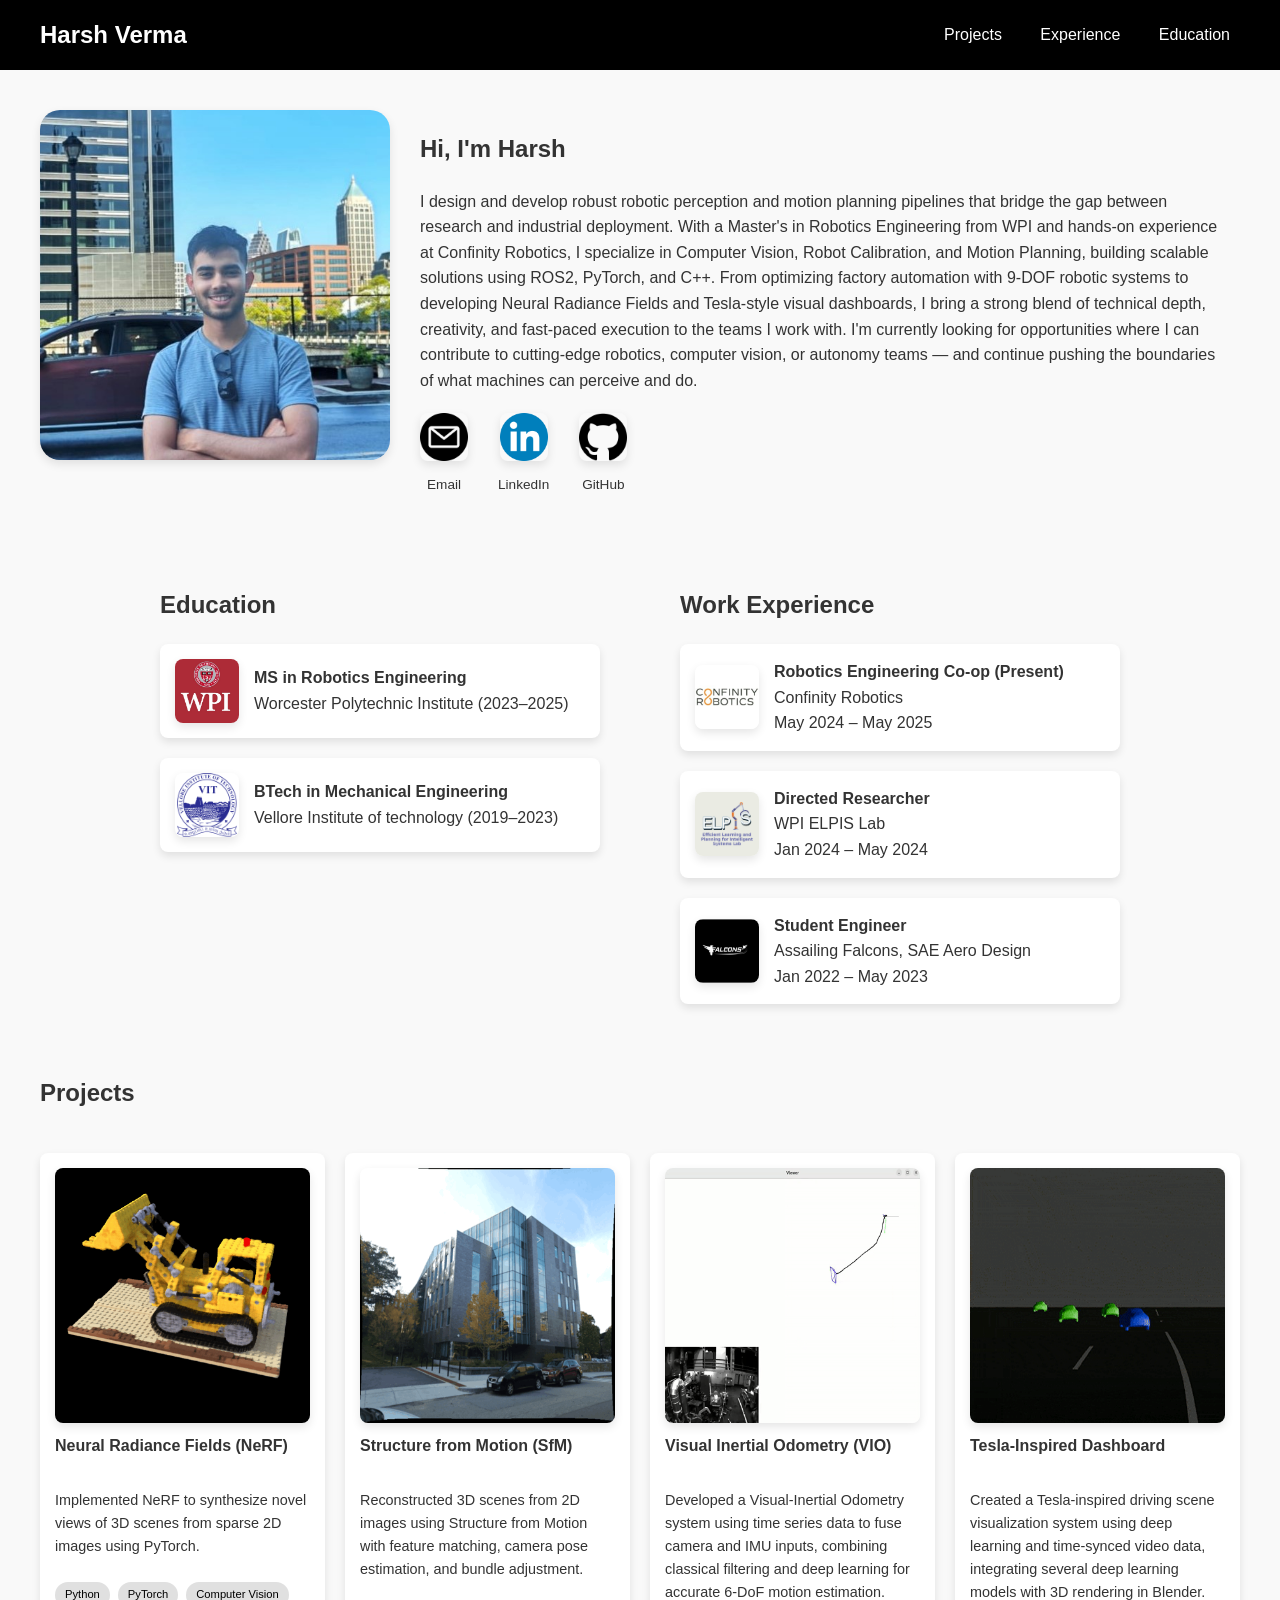
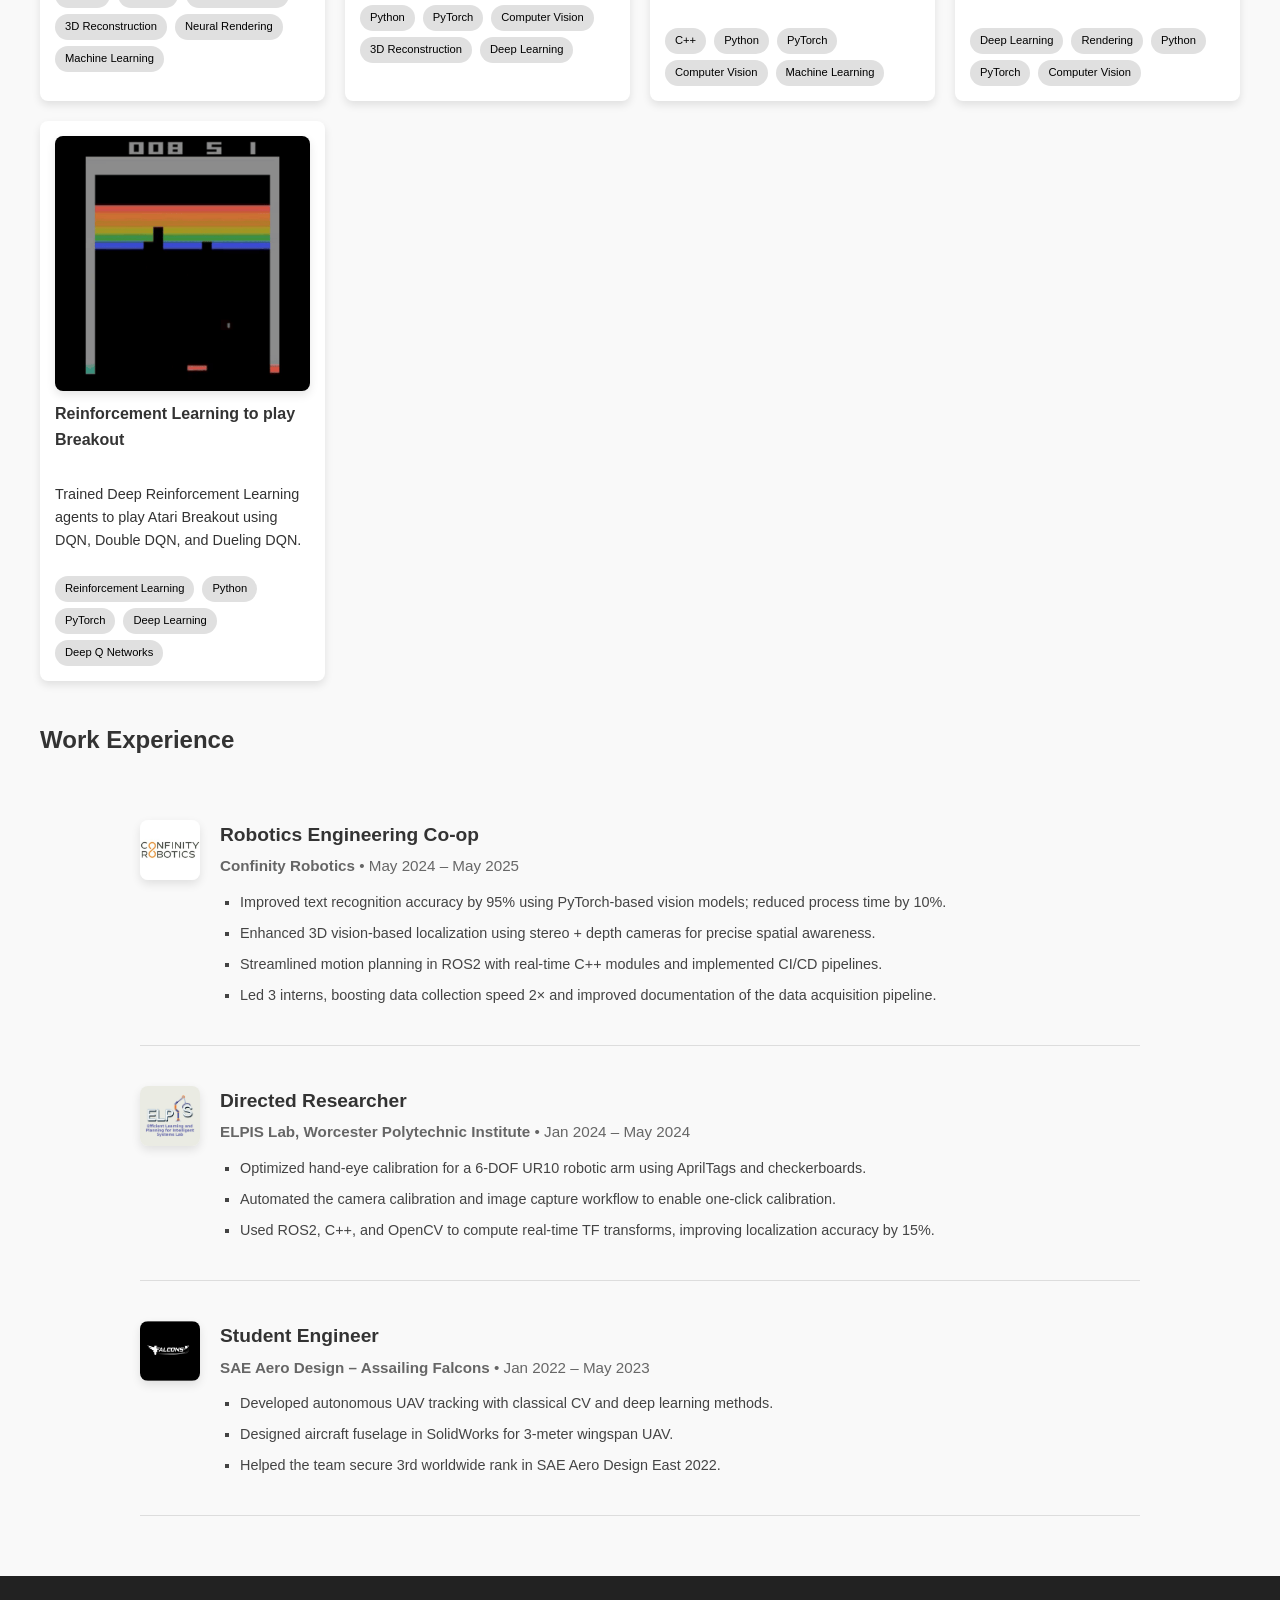
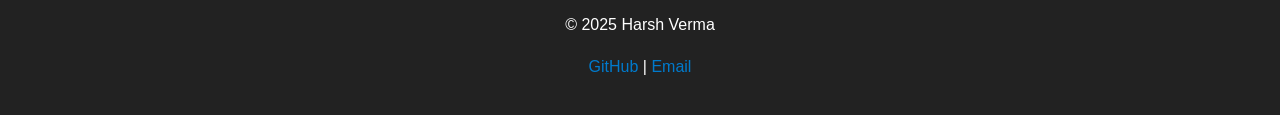
<file: index.html>
<!DOCTYPE html>
<html lang="en">
<head>
  <meta charset="UTF-8" />
  <meta name="viewport" content="width=device-width, initial-scale=1.0" />
  <title>Harsh Verma | Robotics Engineer</title>
  <link rel="stylesheet" href="style.css" />
  <style>
    .container {
      display: flex;
      justify-content: space-between;
      max-width: 1200px;
      margin: 40px auto;
      padding: 0 20px;
      gap: 20px;
    }

    .profile-photo {
      flex: 0 0 350px;
    }

    .profile-photo img {
      width: 100%;
      height: 350px;
      object-fit: contain;
      border-radius: 20px;
    }

    .intro-block {
      flex: 1;
      padding: 0 10px;
    }

    .contact-icons {
      margin-top: 20px;
      display: flex;
      gap: 30px;
      align-items: center;
    }

    .contact-icons a {
      text-align: center;
      text-decoration: none;
      color: inherit;
      font-size: 0.85rem;
      font-weight: 500;
    }

    .contact-icons a img {
      height: 48px;
      width: 48px;
      margin-bottom: 6px;
    }


    .dual-section {
      display: flex;
      justify-content: space-around;
      max-width: 1000px;
      margin: 40px auto;
      padding: 0 20px;
      gap: 40px;
    }

    .dual-section .section-block {
      flex: 1;
      max-width: 480px;
    }

    .card-preview-grid {
      display: flex;
      flex-direction: column;
      gap: 20px;
    }

    .card-preview {
      background-color: #fff;
      border-radius: 8px;
      box-shadow: 0 4px 8px rgba(0,0,0,0.1);
      padding: 15px;
      transition: transform 0.2s;
      text-decoration: none;
      color: inherit;
      display: flex;
      align-items: center;
      gap: 15px;
    }

    .card-preview img {
      height: 64px;
      width: 64px;
      object-fit: contain;
      border-radius: 8px;
    }


    .card-preview:hover {
      transform: scale(1.03);
    }

    .project-grid {
      display: grid;
      grid-template-columns: repeat(4, 1fr);
      gap: 20px;
      max-width: 1200px;
      margin: 40px auto;
      padding: 0 20px;
    }

    .project-card {
      background-color: #fff;
      padding: 15px;
      border-radius: 8px;
      box-shadow: 0 4px 8px rgba(0,0,0,0.1);
      transition: transform 0.25s ease;
      text-decoration: none;
      color: inherit;
      display: flex;
      flex-direction: column;
      align-items: flex-start;
      font-size: 0.9rem;
    }

    .project-card:hover {
      transform: scale(1.06);
    }

    .project-card img {
      width: 100%;
      aspect-ratio: 1 / 1;
      object-fit: fill;
      border-radius: 8px;
    }

    .project-card h3 {
      margin-top: 10px;
      font-size: 1rem;
    }

    .project-card a {
      text-decoration: none;
      color: inherit;
    }

    .project-card a h3 {
      color: #0366d6;
    }

    .skills-list {
      display: flex;
      flex-wrap: wrap;
      gap: 6px 8px;
      margin-top: 10px;
    }

    .skill-badge {
      background-color: #e0e0e0;
      color: #000;
      padding: 4px 10px;
      border-radius: 9999px;
      font-size: 0.7rem;
      font-weight: 500;
    }

    .experience-section {
      max-width: 1000px;
      margin: 60px auto;
      padding: 0 20px;
    }

    .experience-entry {
      display: flex;
      align-items: flex-start;
      gap: 20px;
      margin-bottom: 40px;
      border-bottom: 1px solid #ddd;
      padding-bottom: 30px;
    }

    .experience-entry img {
      width: 60px;
      height: 60px;
      object-fit: contain;
      border-radius: 8px;
    }

    .experience-entry h3 {
      margin: 0;
      font-size: 1.2rem;
      color: #333;
    }

    .experience-entry p {
      margin: 4px 0 12px;
      font-size: 0.95rem;
      color: #666;
    }

    .experience-entry ul {
      margin: 0;
      padding-left: 20px;
      font-size: 0.9rem;
      color: #444;
    }

    .experience-entry ul li {
      margin-bottom: 8px;
    }
 
    .top-header {
      background-color: #000;
      color: white;
      display: flex;
      justify-content: space-between;
      align-items: center;
      padding: 16px 40px;
    }

    .site-title {
      margin: 0;
      font-size: 1.5rem;
      color: white;
    }

    .nav-links a {
      margin-left: 24px;
      color: white;
      text-decoration: none;
      font-weight: 500;
      font-size: 1rem;
      transition: color 0.2s;
    }

    .nav-links a:hover {
      color: #aaa;
    }
  </style>
</head>
<body>
  <header class="top-header">
    <h1 class="site-title">Harsh Verma</h1>
    <nav class="nav-links">
      <a href="#projects">Projects</a>
      <a href="#experience-details">Experience</a>
      <a href="#education-details">Education</a>
    </nav>
  </header>

  <!-- Top Layout -->
  <div class="container">
    <div class="profile-photo">
      <img src="page_images/profile.jpeg" alt="Harsh Verma">
    </div>
    <div class="intro-block">
      <h2>Hi, I'm Harsh</h2>
      <p>
        I design and develop robust robotic perception and motion planning pipelines that bridge the gap between research and industrial deployment. With a Master's in Robotics Engineering from WPI and hands-on experience at Confinity Robotics, I specialize in Computer Vision, Robot Calibration, and Motion Planning, building scalable solutions using ROS2, PyTorch, and C++.

        From optimizing factory automation with 9-DOF robotic systems to developing Neural Radiance Fields and Tesla-style visual dashboards, I bring a strong blend of technical depth, creativity, and fast-paced execution to the teams I work with.

        I'm currently looking for opportunities where I can contribute to cutting-edge robotics, computer vision, or autonomy teams — and continue pushing the boundaries of what machines can perceive and do.
      </p>
      <div class="contact-icons">
        <a href="mailto:harshverma.ro@gmail.com">
          <img src="icons/email_icon.png" alt="Email">
          <div>Email</div>
        </a>
        <a href="https://www.linkedin.com/in/harsh-v01/" target="_blank">
          <img src="icons/linkedin.png" alt="LinkedIn">
          <div>LinkedIn</div>
        </a>
        <a href="https://github.com/harshv01" target="_blank">
          <img src="icons/github.png" alt="GitHub">
          <div>GitHub</div>
        </a>
      </div>
      
    </div>
  </div>

  <!-- Dual Section: Education and Work Experience Side-by-Side -->
  <div class="dual-section">
    <section class="section-block">
      <h2>Education</h2>
      <div class="card-preview-grid">
        <a class="card-preview" href="#education-details">
          <img src="page_images/wpi_logo.jpg" alt="WPI logo">
          <div>
            <strong>MS in Robotics Engineering</strong><br />Worcester Polytechnic Institute (2023–2025)
          </div>
        </a>
        <a class="card-preview" href="#education-details">
          <img src="page_images/vit_logo.png" alt="VIT logo">
          <div>
            <strong>BTech in Mechanical Engineering</strong><br />Vellore Institute of technology (2019–2023)
          </div>
        </a>
      </div>
    </section>

    <section class="section-block">
      <h2>Work Experience</h2>
      <div class="card-preview-grid">

        <a class="card-preview" href="#confinity">
          <img src="page_images/confinity_robotics_logo.jfif" alt="Confinity logo">
          <div>
            <strong>Robotics Engineering Co-op (Present)</strong><br />
            Confinity Robotics<br />
            <span class="experience-dates">May 2024 – May 2025</span>
          </div>
        </a>
        
        <a class="card-preview" href="#elpis">
          <img src="icons/elpis_logo.jpg" alt="ELPIS logo">
          <div>
            <strong>Directed Researcher</strong><br />
            WPI ELPIS Lab<br />
            <span class="experience-dates">Jan 2024 – May 2024</span>
          </div>
        </a>
        
        <a class="card-preview" href="#falcons">
          <img src="icons/falcons_logo.jfif" alt="SAE Falcons logo">
          <div>
            <strong>Student Engineer</strong><br />
            Assailing Falcons, SAE Aero Design<br />
            <span class="experience-dates">Jan 2022 – May 2023</span>
          </div>
        </a>
        
      </div>
    </section>
  </div>


  <!-- Projects Section -->
  <h2 style="max-width: 1200px; margin: 40px auto 20px; padding: 0 20px;" id="projects">Projects</h2>
  <section class="project-grid">
    <a class="project-card" href="projects/nerf/nerf.html">
      <img src="/projects/nerf/images/nerf_main.gif" alt="NeRF project GIF">
      <h3>Neural Radiance Fields (NeRF)</h3>
      <p>Implemented NeRF to synthesize novel views of 3D scenes from sparse 2D images using PyTorch.</p>
      <div class="skills-list">
        <div class="skill-badge">Python</div>
        <div class="skill-badge">PyTorch</div>
        <div class="skill-badge">Computer Vision</div>
        <div class="skill-badge">3D Reconstruction</div>
        <div class="skill-badge">Neural Rendering</div>
        <div class="skill-badge">Machine Learning</div>
      </div>
    </a>

    <a class="project-card" href="projects/sfm/sfm.html">
      <img src="/projects/sfm/images/sfm_main.gif" alt="Structure from Motion GIF">
      <h3>Structure from Motion (SfM)</h3>
      <p>Reconstructed 3D scenes from 2D images using Structure from Motion with feature matching, camera pose estimation, and bundle adjustment.</p>
      <div class="skills-list">
        <div class="skill-badge">Python</div>
        <div class="skill-badge">PyTorch</div>
        <div class="skill-badge">Computer Vision</div>
        <div class="skill-badge">3D Reconstruction</div>
        <div class="skill-badge">Deep Learning</div>
      </div>
    </a>

    <a class="project-card" href="projects/vio/vio.html">
      <img src="/projects/vio/images/vio_main.gif" alt="VIO GIF">
      <h3>Visual Inertial Odometry (VIO)</h3>
      <p>Developed a Visual-Inertial Odometry system using time series data to fuse camera and IMU inputs, combining classical filtering and deep learning for accurate 6-DoF motion estimation.</p>
      <div class="skills-list">
        <div class="skill-badge">C++</div>
        <div class="skill-badge">Python</div>
        <div class="skill-badge">PyTorch</div>
        <div class="skill-badge">Computer Vision</div>
        <div class="skill-badge">Machine Learning</div>
      </div>
    </a>

    <a class="project-card" href="projects/einstein/einstein.html">
      <img src="/projects/einstein/images/einstein_main.gif" alt="Einstein Vision GIF">
      <h3>Tesla-Inspired Dashboard</h3>
      <p>Created a Tesla-inspired driving scene visualization system using deep learning and time-synced video data, integrating several deep learning models with 3D rendering in Blender.</p>
      <div class="skills-list">
        <div class="skill-badge">Deep Learning</div>
        <div class="skill-badge">Rendering</div>
        <div class="skill-badge">Python</div>
        <div class="skill-badge">PyTorch</div>
        <div class="skill-badge">Computer Vision</div>
      </div>
    </a>

    <a class="project-card" href="projects/atari/atari.html">
      <img src="/projects/atari/images/atari_main.gif" alt="Atari GIF">
      <h3>Reinforcement Learning to play Breakout</h3>
      <p>Trained Deep Reinforcement Learning agents to play Atari Breakout using DQN, Double DQN, and Dueling DQN.</p>
      <div class="skills-list">
        <div class="skill-badge">Reinforcement Learning</div>
        <div class="skill-badge">Python</div>
        <div class="skill-badge">PyTorch</div>
        <div class="skill-badge">Deep Learning</div>
        <div class="skill-badge">Deep Q Networks</div>
      </div>
    </a>

  </section>

  <!-- Work Experience Section -->
  <h2 style="max-width: 1200px; margin: 40px auto 20px; padding: 0 20px;" id="experience-details">Work Experience</h2>
  <section class="experience-section" >
    <!-- <h2>Work Experience</h2> -->
  
    <div class="experience-entry" id="confinity">
      <img src="page_images/confinity_robotics_logo.jfif" alt="Confinity Robotics" />
      <div>
        <h3>Robotics Engineering Co-op</h3>
        <p><strong>Confinity Robotics</strong> • May 2024 – May 2025</p>
        <ul>
          <li>Improved text recognition accuracy by 95% using PyTorch-based vision models; reduced process time by 10%.</li>
          <li>Enhanced 3D vision-based localization using stereo + depth cameras for precise spatial awareness.</li>
          <li>Streamlined motion planning in ROS2 with real-time C++ modules and implemented CI/CD pipelines.</li>
          <li>Led 3 interns, boosting data collection speed 2× and improved documentation of the data acquisition pipeline.</li>
        </ul>
      </div>
    </div>
  
    <div class="experience-entry" id="elpis">
      <img src="icons/elpis_logo.jpg" alt="ELPIS Lab" />
      <div>
        <h3>Directed Researcher</h3>
        <p><strong>ELPIS Lab, Worcester Polytechnic Institute</strong> • Jan 2024 – May 2024</p>
        <ul>
          <li>Optimized hand-eye calibration for a 6-DOF UR10 robotic arm using AprilTags and checkerboards.</li>
          <li>Automated the camera calibration and image capture workflow to enable one-click calibration.</li>
          <li>Used ROS2, C++, and OpenCV to compute real-time TF transforms, improving localization accuracy by 15%.</li>
        </ul>
      </div>
    </div>
  
    <div class="experience-entry" id="falcons">
      <img src="icons/falcons_logo.jfif" alt="SAE Falcons" />
      <div>
        <h3>Student Engineer</h3>
        <p><strong>SAE Aero Design – Assailing Falcons</strong> • Jan 2022 – May 2023</p>
        <ul>
          <li>Developed autonomous UAV tracking with classical CV and deep learning methods.</li>
          <li>Designed aircraft fuselage in SolidWorks for 3-meter wingspan UAV.</li>
          <li>Helped the team secure 3rd worldwide rank in SAE Aero Design East 2022.</li>
        </ul>
      </div>
    </div>
  </section>
  

  <!-- Education Detail Section -->
  <section class="education-section-detail" id="education-details">
    <!-- <h2>Education</h2> -->
    <!-- Add detailed education content here -->
  </section>

  <footer>
    <p>© 2025 Harsh Verma</p>
    <p><a href="https://github.com/harshv01">GitHub</a> | <a href="mailto:your@email.com">Email</a></p>
  </footer>
</body>
</html>
</file>
<file: style.css>
/* style.css */

body {
    font-family: Arial, sans-serif;
    line-height: 1.6;
    margin: 0;
    padding: 0;
    background-color: #f9f9f9;
    color: #333;
  }
  
  header, footer {
    background-color: #222;
    color: #fff;
    padding: 20px 10px;
    text-align: center;
  }
  
  nav a {
    color: #fff;
    margin: 0 10px;
    text-decoration: none;
  }
  
  section {
    max-width: 900px;
    margin: 30px auto;
    padding: 0 20px;
  }
  
  h1, h2 {
    color: #333;
  }
  
  ul {
    list-style: square;
    padding-left: 20px;
  }
  
  img {
    border-radius: 8px;
    box-shadow: 0 4px 10px rgba(0, 0, 0, 0.1);
  }
  
  a {
    color: #007acc;
    text-decoration: none;
  }
  
  a:hover {
    text-decoration: underline;
  }
</file>
